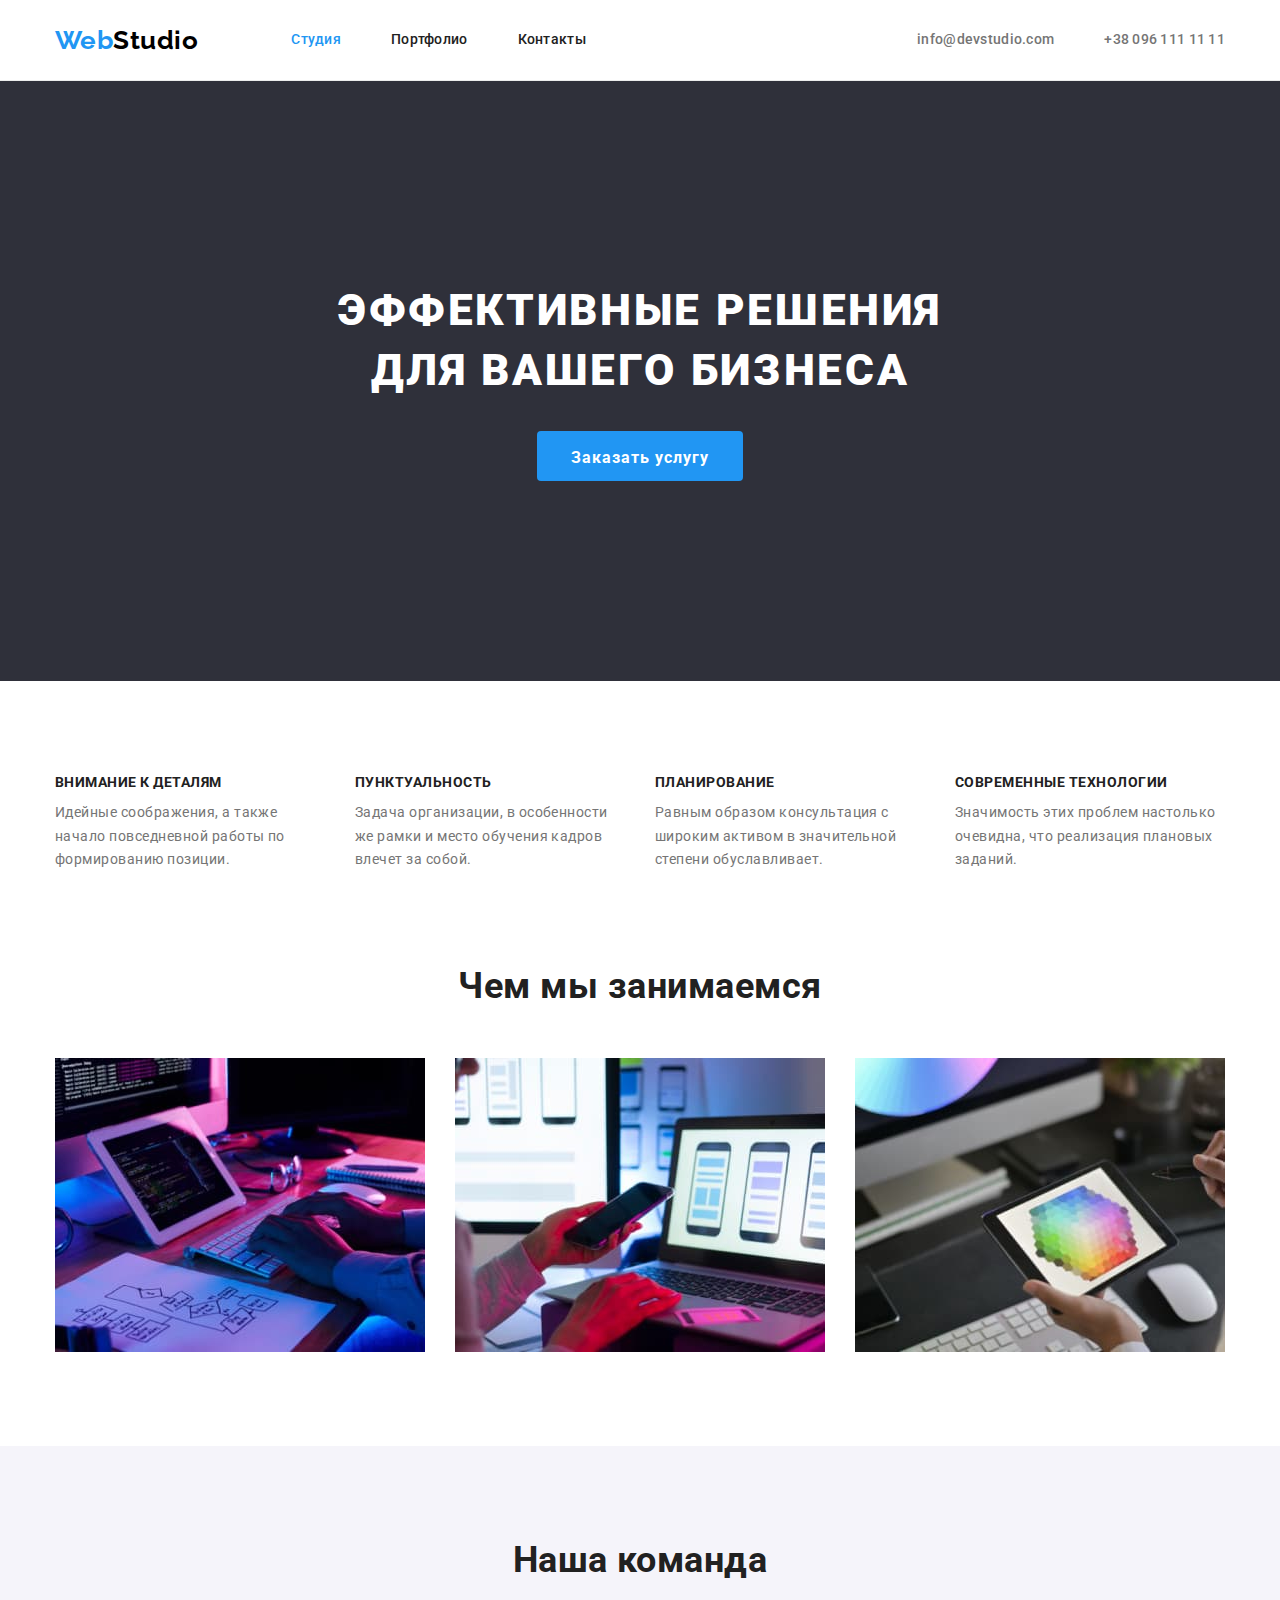
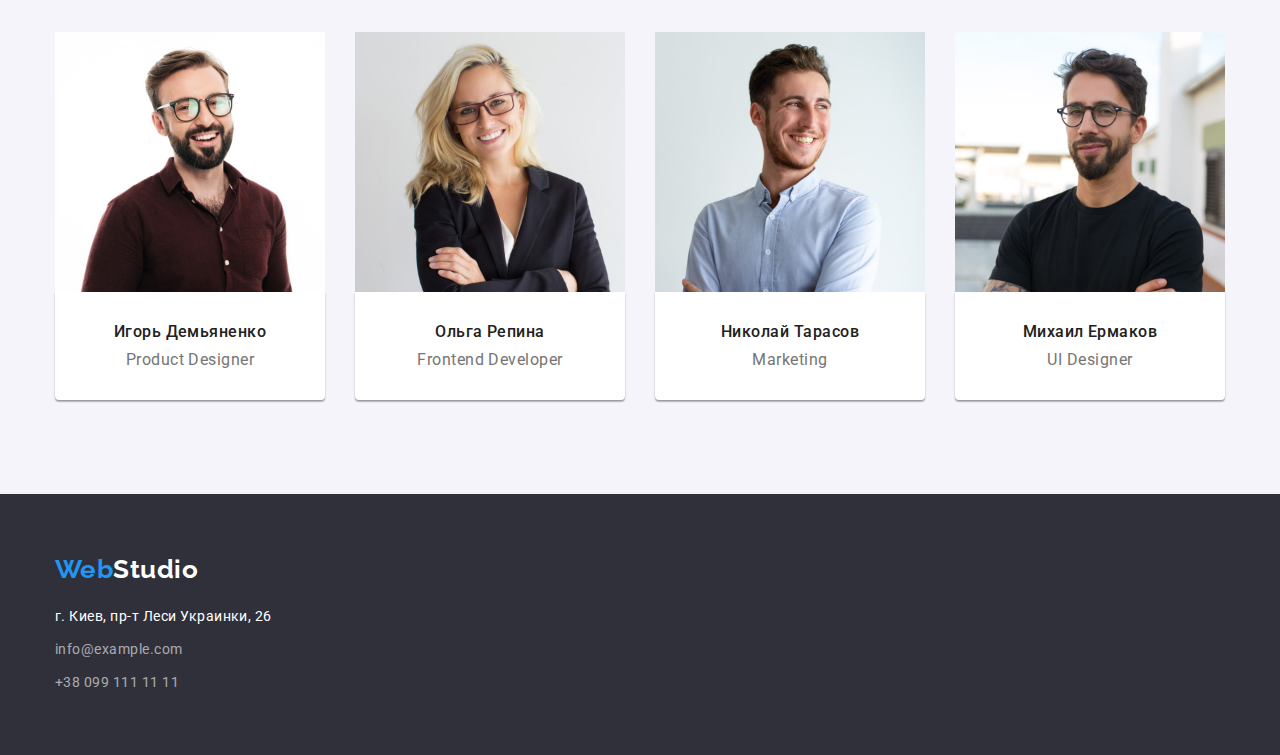
<file: index.html>
<!DOCTYPE html>
<html lang="ru">
  <head>
    <meta charset="UTF-8" />
    <meta http-equiv="X-UA-Compatible" content="IE=edge" />
    <meta name="viewport" content="width=device-width, initial-scale=1.0" />
    <title>Студия</title>
    <link rel="preconnect" href="https://fonts.googleapis.com" />
    <link rel="preconnect" href="https://fonts.gstatic.com" crossorigin />
    <link
      href="https://fonts.googleapis.com/css2?family=Raleway:wght@700&family=Roboto:wght@400;500;700;900&display=swap"
      rel="stylesheet"
    />
    <link
      rel="stylesheet"
      href="https://cdnjs.cloudflare.com/ajax/libs/modern-normalize/1.1.0/modern-normalize.min.css"
    />
    <link rel="stylesheet" href="./css/styles.css" />
  </head>
  <body>
    <!-- Шапка -->
    <header class="page-header">
      <div class="container">
        <nav class="header-nav">
          <!-- Логотип -->
          <a href="./index.html" class="header-logo link"><span class="accent">Web</span>Studio</a>
          <!-- Список ссылок -->
          <ul class="nav-list list">
            <li class="item"><a href="./index.html" class="link current">Студия</a></li>
            <li class="item"><a href="./portfolio.html" class="link">Портфолио</a></li>
            <li class="item"><a href="" class="link">Контакты</a></li>
          </ul>
        </nav>
        <!-- Контакты -->
        <ul class="contacts-list list">
          <li class="item">
            <a href="mailto:info@devstudio.com" class="link">info@devstudio.com</a>
          </li>
          <li class="item">
            <a href="tel:+380961111111" class="link">+38 096 111 11 11</a>
          </li>
        </ul>
      </div>
    </header>
    <!-- Основной контент -->
    <main>
      <!-- Секция герой -->
      <section class="hero">
        <h1 class="hero-title">Эффективные решения для вашего бизнеса</h1>
        <button type="button" class="hero-btn">Заказать услугу</button>
      </section>
      <!-- Секция особенности -->
      <section class="section features">
        <div class="container">
          <!-- Скрыть, добавлено для ассистивных технологий -->
          <h2 class="visually-hidden">Особенности компании</h2>
          <ul class="features-list list">
            <li class="item">
              <h3 class="title">Внимание к деталям</h3>
              <p class="text">
                Идейные соображения, а также начало повседневной работы по формированию позиции.
              </p>
            </li>
            <li class="item">
              <h3 class="title">Пунктуальность</h3>
              <p class="text">
                Задача организации, в особенности же рамки и место обучения кадров влечет за собой.
              </p>
            </li>
            <li class="item">
              <h3 class="title">Планирование</h3>
              <p class="text">
                Равным образом консультация с широким активом в значительной степени обуславливает.
              </p>
            </li>
            <li class="item">
              <h3 class="title">Современные технологии</h3>
              <p class="text">
                Значимость этих проблем настолько очевидна, что реализация плановых заданий.
              </p>
            </li>
          </ul>
        </div>
      </section>
      <!-- Секция спецификация -->
      <section class="section specification">
        <div class="container">
          <h2 class="section-title">Чем мы занимаемся</h2>
          <ul class="specification-list list">
            <li class="item">
              <img
                src="./images/box-img-1.jpg"
                alt="Специалист компании работает за компьютером"
                width="370"
                height="294"
              />
            </li>
            <li class="item">
              <img
                src="./images/box-img-2.jpg"
                alt="Специалист компании разрабатывает мобильное приложение"
                width="370"
                height="294"
              />
            </li>
            <li class="item">
              <img
                src="./images/box-img-3.jpg"
                alt="Дизайнер компании работает над проектом"
                width="370"
                height="294"
              />
            </li>
          </ul>
        </div>
      </section>
      <!-- Секция команда -->
      <section class="section team">
        <div class="container">
          <h2 class="section-title">Наша команда</h2>
          <ul class="team-list list">
            <li class="item">
              <img
                src="./images/team-img-1.jpg"
                alt="На фото Игорь Демяненко - дизайнер продуктов"
                width="276"
                height="374"
              />
              <div class="team-card">
                <h3 class="title">Игорь Демьяненко</h3>
                <p class="text" lang="en">Product Designer</p>
              </div>
            </li>
            <li class="item">
              <img
                src="./images/team-img-2.jpg"
                alt="На фото Ольга Репина - фронтенд-разработчик"
                width="276"
                height="374"
              />
              <div class="team-card">
                <h3 class="title">Ольга Репина</h3>
                <p class="text" lang="en">Frontend Developer</p>
              </div>
            </li>
            <li class="item">
              <img
                src="./images/team-img-3.jpg"
                alt="На фото Николай Тарасов - менеджер по маркетингу"
                width="276"
                height="374"
              />
              <div class="team-card">
                <h3 class="title">Николай Тарасов</h3>
                <p class="text" lang="en">Marketing</p>
              </div>
            </li>
            <li class="item">
              <img
                src="./images/team-img-4.jpg"
                alt="На фото Михаил Ермаков - дизайнер пользовательского интерфейса"
                width="276"
                height="374"
              />
              <div class="team-card">
                <h3 class="title">Михаил Ермаков</h3>
                <p class="text" lang="en">UI Designer</p>
              </div>
            </li>
          </ul>
        </div>
      </section>
    </main>
    <!-- Подвал -->
    <footer class="page-footer">
      <!-- Логотип -->
      <div class="container">
        <a href="./index.html" class="footer-logo link"><span class="accent">Web</span>Studio</a>
        <!-- Адрес -->
        <address class="footer-addres">
          <ul class="address-list list">
            <li class="item">
              <a
                href="https://goo.gl/maps/KZBvt1kWizHDbAwh7"
                class="link geo"
                target="_blank"
                rel="noopener noreferrer"
                >г. Киев, пр-т Леси Украинки, 26</a
              >
            </li>
            <li class="item">
              <a href="mailto:info@example.com" class="link contacts">info@example.com</a>
            </li>
            <li class="item">
              <a href="tel:+380991111111" class="link contacts">+38 099 111 11 11</a>
            </li>
          </ul>
        </address>
      </div>
    </footer>
  </body>
</html>
</file>
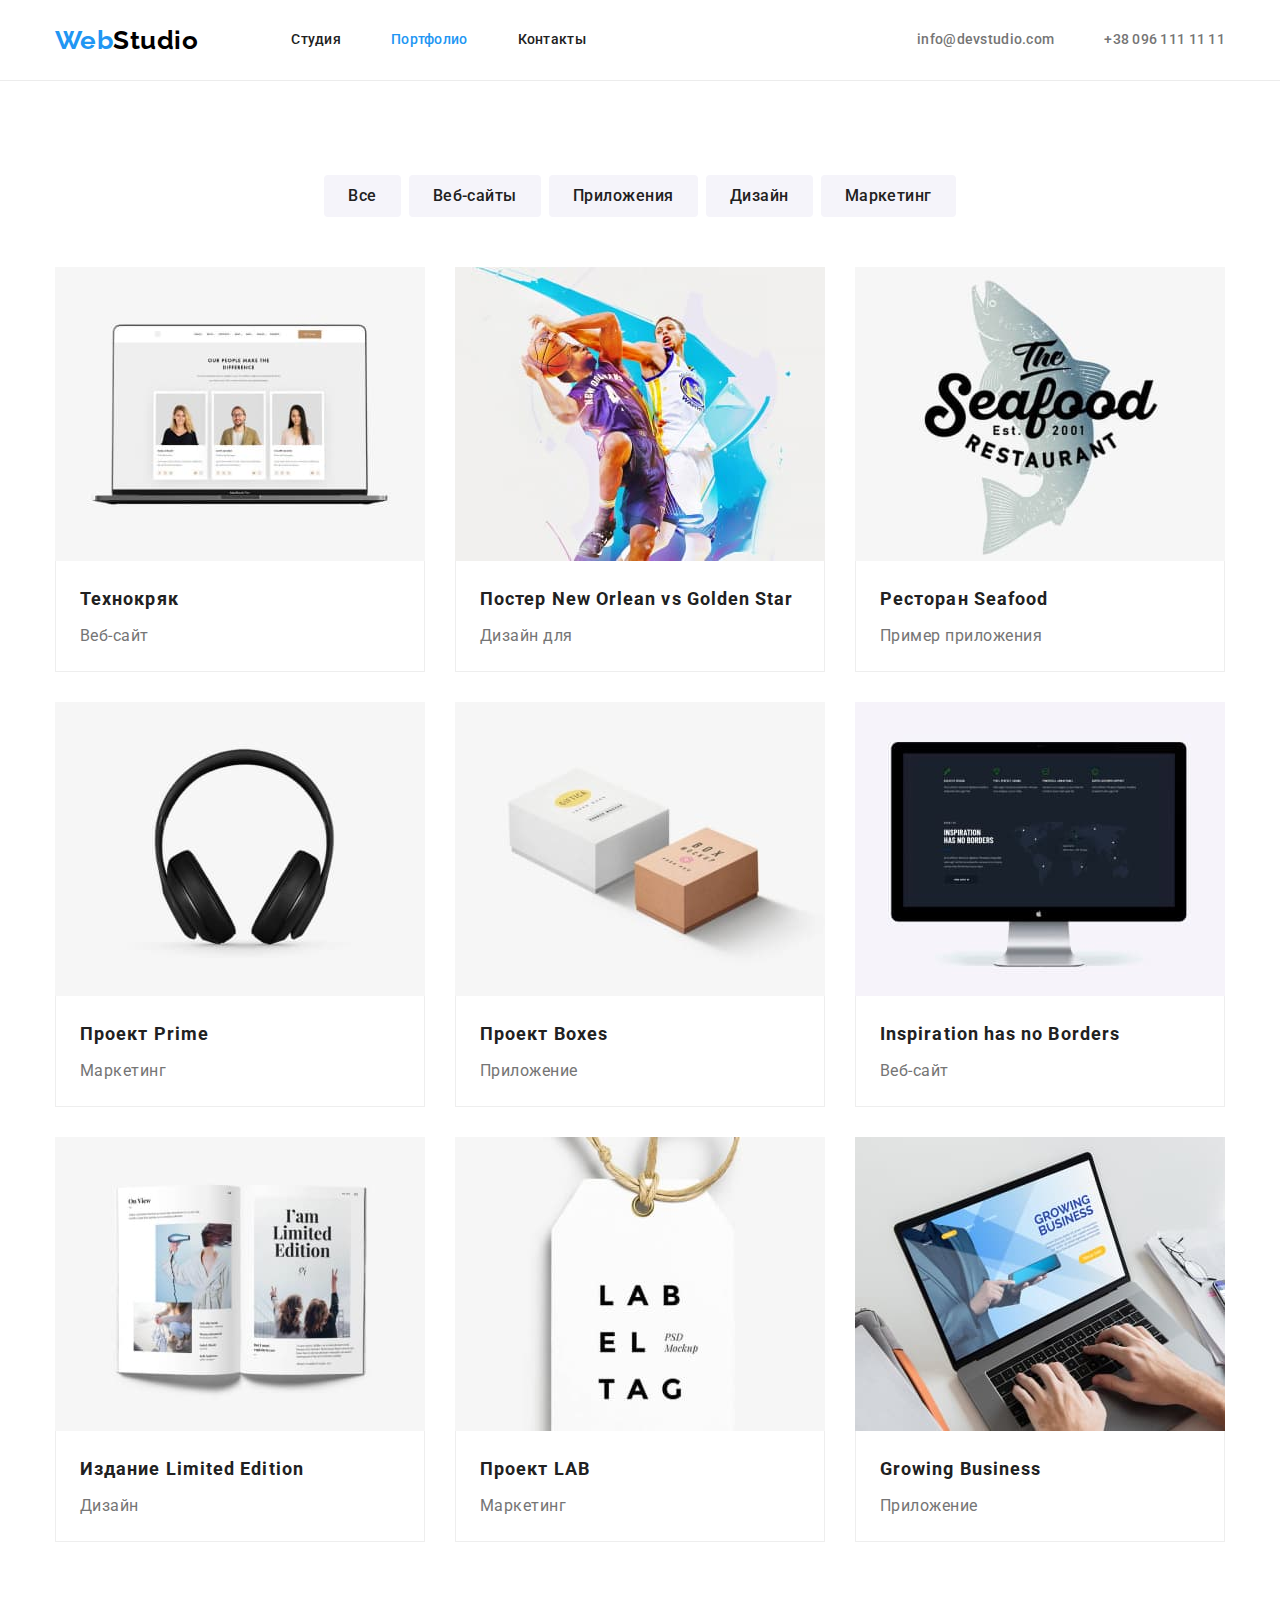
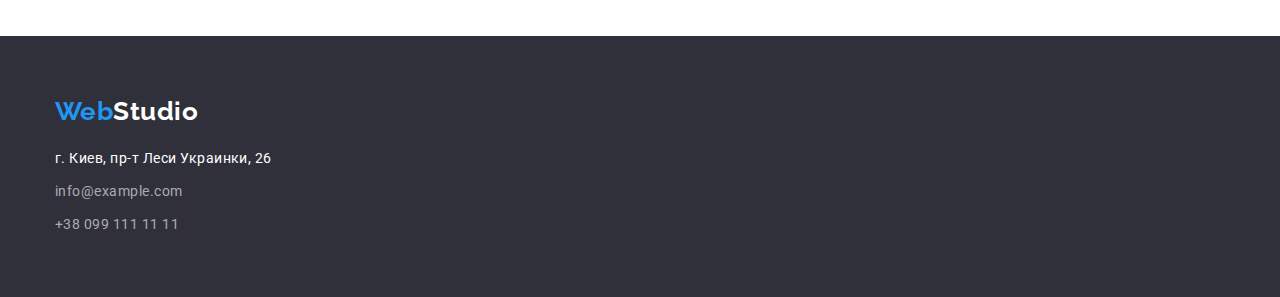
<file: portfolio.html>
<!DOCTYPE html>
<html lang="ru">
  <head>
    <meta charset="UTF-8" />
    <meta http-equiv="X-UA-Compatible" content="IE=edge" />
    <meta name="viewport" content="width=device-width, initial-scale=1.0" />
    <title>Портфолио</title>
    <link rel="preconnect" href="https://fonts.googleapis.com" />
    <link rel="preconnect" href="https://fonts.gstatic.com" crossorigin />
    <link
      href="https://fonts.googleapis.com/css2?family=Raleway:wght@700&family=Roboto:wght@400;500;700;900&display=swap"
      rel="stylesheet"
    />
    <link
      rel="stylesheet"
      href="https://cdnjs.cloudflare.com/ajax/libs/modern-normalize/1.1.0/modern-normalize.min.css"
    />
    <link rel="stylesheet" href="./css/styles.css" />
  </head>
  <body>
    <!-- Шапка -->
    <header class="page-header">
      <div class="container">
        <nav class="header-nav">
          <!-- Логотип -->
          <a href="./index.html" class="header-logo link"><span class="accent">Web</span>Studio</a>
          <!-- Список ссылок -->
          <ul class="nav-list list">
            <li class="item"><a href="./index.html" class="link">Студия</a></li>
            <li class="item"><a href="./portfolio.html" class="link current">Портфолио</a></li>
            <li class="item"><a href="" class="link">Контакты</a></li>
          </ul>
        </nav>
        <!-- Контакты -->
        <ul class="contacts-list list">
          <li class="item">
            <a href="mailto:info@devstudio.com" class="link">info@devstudio.com</a>
          </li>
          <li class="item">
            <a href="tel:+380961111111" class="link">+38 096 111 11 11</a>
          </li>
        </ul>
      </div>
    </header>
    <main>
      <section class="section portfolio">
        <div class="container">
          <h1 class="visually-hidden">Примеры наших работ</h1>
          <ul class="filter-list list">
            <li class="item"><button type="button" class="portfolio-btn">Все</button></li>
            <li class="item"><button type="button" class="portfolio-btn">Веб-сайты</button></li>
            <li class="item"><button type="button" class="portfolio-btn">Приложения</button></li>
            <l class="item"><button type="button" class="portfolio-btn">Дизайн</button></l>
            <li class="item"><button type="button" class="portfolio-btn">Маркетинг</button></li>
          </ul>
          <ul class="examples-list list">
            <li class="item">
              <img
                src="./images/portfolio-img-1.jpg"
                alt="Пример веб сайта Технокряк"
                width="370"
                height="294"
              />
              <div class="portfolio-card">
                <h2 class="title">Технокряк</h2>
                <p class="text">Веб-сайт</p>
              </div>
            </li>
            <li class="item">
              <img
                src="./images/portfolio-img-2.jpg"
                alt="Пример работы дизайнера для New Orlean vs Golden Star"
                width="370"
                height="294"
              />
              <div class="portfolio-card">
                <h2 class="title">Постер New Orlean vs Golden Star</h2>
                <p class="text">Дизайн для</p>
              </div>
            </li>
            <li class="item">
              <img
                src="./images/portfolio-img-3.jpg"
                alt="Пример приложения для ресторана Seafood"
                width="370"
                height="294"
              />
              <div class="portfolio-card">
                <h2 class="title">Ресторан Seafood</h2>
                <p class="text">Пример приложения</p>
              </div>
            </li>
            <li class="item">
              <img
                src="./images/portfolio-img-4.jpg"
                alt="Маркетинг для проекта Prime"
                width="370"
                height="294"
              />
              <div class="portfolio-card">
                <h2 class="title">Проект Prime</h2>
                <p class="text">Маркетинг</p>
              </div>
            </li>
            <li class="item">
              <img
                src="./images/portfolio-img-5.jpg"
                alt="Приложение для проекта Boxes"
                width="370"
                height="294"
              />
              <div class="portfolio-card">
                <h2 class="title">Проект Boxes</h2>
                <p class="text">Приложение</p>
              </div>
            </li>
            <li class="item">
              <img
                src="./images/portfolio-img-6.jpg"
                alt="Пример вебсайта Inspiration has no Borders"
                width="370"
                height="294"
              />
              <div class="portfolio-card">
                <h2 class="title">Inspiration has no Borders</h2>
                <p class="text">Веб-сайт</p>
              </div>
            </li>
            <li class="item">
              <img
                src="./images/portfolio-img-7.jpg"
                alt="Пример работы дизайнера для издания Inspiration has no Borders"
                width="370"
                height="294"
              />
              <div class="portfolio-card">
                <h2 class="title">Издание Limited Edition</h2>
                <p class="text">Дизайн</p>
              </div>
            </li>
            <li class="item">
              <img
                src="./images/portfolio-img-8.jpg"
                alt="Маркетинг для проекта LAB"
                width="370"
                height="294"
              />
              <div class="portfolio-card">
                <h2 class="title">Проект LAB</h2>
                <p class="text">Маркетинг</p>
              </div>
            </li>
            <li class="item">
              <img
                src="./images/portfolio-img-9.jpg"
                alt="Приложение для проекта Growing Business"
                width="370"
                height="294"
              />
              <div class="portfolio-card">
                <h2 class="title">Growing Business</h2>
                <p class="text">Приложение</p>
              </div>
            </li>
          </ul>
        </div>
      </section>
    </main>
    <!-- Подвал -->
    <footer class="page-footer">
      <!-- Логотип -->
      <div class="container">
        <a href="./index.html" class="footer-logo link"><span class="accent">Web</span>Studio</a>
        <!-- Адрес -->
        <address class="footer-addres">
          <ul class="address-list list">
            <li class="item">
              <a
                href="https://goo.gl/maps/KZBvt1kWizHDbAwh7"
                class="link geo"
                target="_blank"
                rel="noopener noreferrer"
                >г. Киев, пр-т Леси Украинки, 26</a
              >
            </li>
            <li class="item">
              <a href="mailto:info@example.com" class="link contacts">info@example.com</a>
            </li>
            <li class="item">
              <a href="tel:+380991111111" class="link contacts">+38 099 111 11 11</a>
            </li>
          </ul>
        </address>
      </div>
    </footer>
  </body>
</html>
</file>
<file: css/styles.css>
:root {
  --primary-bg-color: #ffffff;
  --team-bg-color: #f5f4fa;
  --footer-bg-color: #2f303a;
  --primary-text-color: #757575;
  --secondary-text-color: #212121;
  --primary-title-color: #212121;
  --secondary-title-color: #ffffff;
  --accent-color: #2196f3;
  --primary-font: 'Roboto', sans-serif;
  --secondary-font: 'Raleway', sans-serif;
}

/* -------- Общие стили -------- */

body {
  background-color: var(--primary-bg-color);
  color: var(--primary-text-color);
  font-family: var(--primary-font);
  letter-spacing: 0.03em;
}

img {
  display: block;
  max-width: 100%;
  height: auto;
}

.list {
  margin: 0;
  padding: 0;
  list-style: none;
}

.link {
  text-decoration: none;
}

.visually-hidden {
  position: absolute;
  width: 1px;
  height: 1px;
  margin: -1px;
  border: 0;
  padding: 0;
  white-space: nowrap;
  clip-path: inset(100%);
  clip: rect(0 0 0 0);
  overflow: hidden;
}

.section {
  padding-top: 94px;
  padding-bottom: 94px;
}

.section-title {
  margin-top: 0;
  margin-right: 0;
  margin-bottom: 50px;
  margin-left: 0;
  padding: 0;
  color: var(--primary-title-color);
  font-size: 36px;
  line-height: 1.16;
  text-align: center;
}

.title,
.text {
  margin: 0;
  padding: 0;
}

.container {
  width: 1200px;
  margin: 0 auto;
  padding: 0 15px;
}

/* -------- Шапка -------- */
.page-header {
  background-color: var(--primary-bg-color);
  border-bottom: 1px solid #ececec;
}

.page-header .container {
  display: flex;
  align-items: center;
}

.header-nav {
  display: flex;
  align-items: center;
}

.header-logo {
  color: #000000;
  font-family: var(--secondary-font);
  font-weight: 700;
  font-size: 26px;
  line-height: 1.19;
  letter-spacing: inherit;
}

.header-logo .accent {
  color: var(--accent-color);
}

.nav-list {
  display: flex;
  margin-left: 93px;
}

.nav-list .item:not(:first-child) {
  margin-left: 50px;
}

.nav-list .link {
  display: block;
  padding-top: 32px;
  padding-bottom: 32px;
  color: var(--secondary-text-color);
  font-family: inherit;
  font-weight: 500;
  font-size: 14px;
  line-height: 1.14;
  letter-spacing: 0.02em;
}

.nav-list .link:hover,
.nav-list .link:focus {
  color: var(--accent-color);
}

.nav-list .link.current {
  color: var(--accent-color);
}

.contacts-list {
  display: flex;
  margin-left: auto;
}

.contacts-list .item:not(:first-child) {
  margin-left: 50px;
}

.contacts-list .link {
  display: block;
  padding-top: 32px;
  padding-bottom: 32px;
  color: var(--primary-text-color);
  font-family: inherit;
  font-weight: 500;
  font-size: 14px;
  line-height: 1.14;
  letter-spacing: 0.02em;
}

.contacts-list .link:hover,
.contacts-list .link:focus {
  color: var(--accent-color);
}

/* -------- Герой -------- */

.hero {
  max-width: 1600px;
  padding-top: 200px;
  padding-bottom: 200px;
  background-color: var(--footer-bg-color);
  text-align: center;
}

.hero-title {
  width: 696px;
  margin-top: 0;
  margin-right: auto;
  margin-bottom: 30px;
  margin-left: auto;
  padding: 0;
  color: var(--secondary-title-color);
  font-weight: 900;
  font-size: 44px;
  line-height: 1.36;
  letter-spacing: 0.06em;
  text-transform: uppercase;
}

.hero-btn {
  min-width: 200px;
  height: 50px;
  padding-top: 10px;
  padding-right: 32px;
  padding-bottom: 10px;
  padding-left: 32px;
  border-radius: 4px;
  border-color: transparent;
  background-color: var(--accent-color);
  color: var(--secondary-title-color);
  font-family: inherit;
  font-weight: 700;
  font-size: 16px;
  line-height: 1.88;
  letter-spacing: 0.06em;
  cursor: pointer;
}

/* -------- Особенности компании -------- */

.features-list {
  display: flex;
}

.features-list .item {
  width: 270px;
}

.features-list .item:not(:first-child) {
  margin-left: 30px;
}

.features-list .title {
  margin-bottom: 10px;
  color: var(--primary-title-color);
  font-size: 14px;
  line-height: 1.14;
  text-transform: uppercase;
}

.features-list .text {
  font-size: 14px;
  line-height: 1.71;
}

/* -------- Спецификация -------- */

.specification {
  padding-top: 0px;
}

.specification-list {
  display: flex;
}

.specification-list .items {
  width: 370px;
}

.specification-list .item:not(:first-child) {
  margin-left: 30px;
}

/* -------- Наша команда -------- */

.team {
  background-color: var(--team-bg-color);
}

.team-list {
  display: flex;
  flex-wrap: wrap;
  margin-top: -30px;
  margin-left: -30px;
}

.team-list .item {
  width: calc(100% / 4 - 30px);
  margin-top: 30px;
  margin-left: 30px;
}

.team-card {
  background-color: var(--primary-bg-color);
  padding-top: 30px;
  padding-bottom: 30px;
  border-radius: 0px 0px 4px 4px;
  box-shadow: 0px 1px 3px rgba(0, 0, 0, 0.12), 0px 1px 1px rgba(0, 0, 0, 0.14),
    0px 2px 1px rgba(0, 0, 0, 0.2);
}

.team-list .title {
  margin-bottom: 10px;
  color: var(--secondary-text-color);
  font-weight: 500;
  font-size: 16px;
  line-height: 19px;
  text-align: center;
}

.team-list .text {
  font-size: 16px;
  line-height: 1.18;
  text-align: center;
}

/* -------- Футер -------- */

.page-footer {
  padding-top: 60px;
  padding-bottom: 60px;
  background-color: var(--footer-bg-color);
}

.footer-logo {
  display: inline-block;
  margin-bottom: 20px;
  color: var(--secondary-title-color);
  font-family: var(--secondary-font);
  font-weight: 700;
  font-size: 26px;
  line-height: 1.19;
  letter-spacing: inherit;
}

.footer-logo .accent {
  color: var(--accent-color);
}

.address-list .item:not(:last-child) {
  margin-bottom: 9px;
}

.address-list .link {
  font-family: inherit;
  font-style: normal;
  font-size: 14px;
  line-height: 1.71;
  letter-spacing: inherit;
}

.link.geo {
  color: var(--secondary-title-color);
}

.link.contacts {
  color: rgba(255, 255, 255, 0.6);
}

.address-list .link:hover,
.address-list .link:focus {
  color: var(--accent-color);
}

/* -------- Портфолио -------- */

.filter-list {
  display: flex;
  justify-content: center;
  margin-bottom: 50px;
}

.filter-list .item:not(:first-child) {
  margin-left: 8px;
}

.portfolio-btn {
  padding-top: 6px;
  padding-right: 22px;
  padding-bottom: 6px;
  padding-left: 22px;
  border-radius: 4px;
  border-color: transparent;
  background-color: var(--team-bg-color);
  color: var(--secondary-text-color);
  font-family: inherit;
  font-weight: 500;
  font-size: 16px;
  line-height: 1.62;
  letter-spacing: inherit;
  cursor: pointer;
}

.portfolio-btn:hover,
.portfolio-btn:focus {
  background-color: var(--accent-color);
  color: var(--secondary-title-color);
}

.examples-list {
  display: flex;
  flex-wrap: wrap;
  margin-top: -30px;
  margin-left: -30px;
}

.examples-list .item {
  width: calc(100% / 3 - 30px);
  margin-top: 30px;
  margin-left: 30px;
}

.portfolio-card {
  padding-top: 20px;
  padding-right: 24px;
  padding-bottom: 20px;
  padding-left: 24px;
  border-right: 1px solid #eeeeee;
  border-bottom: 1px solid #eeeeee;
  border-left: 1px solid #eeeeee;
}

.examples-list .title {
  margin-bottom: 4px;
  color: var(--primary-title-color);
  font-size: 18px;
  line-height: 2;
  letter-spacing: 0.06em;
}

.examples-list .text {
  color: var(--primary-text-color);
  font-size: 16px;
  line-height: 1.88;
}
</file>
